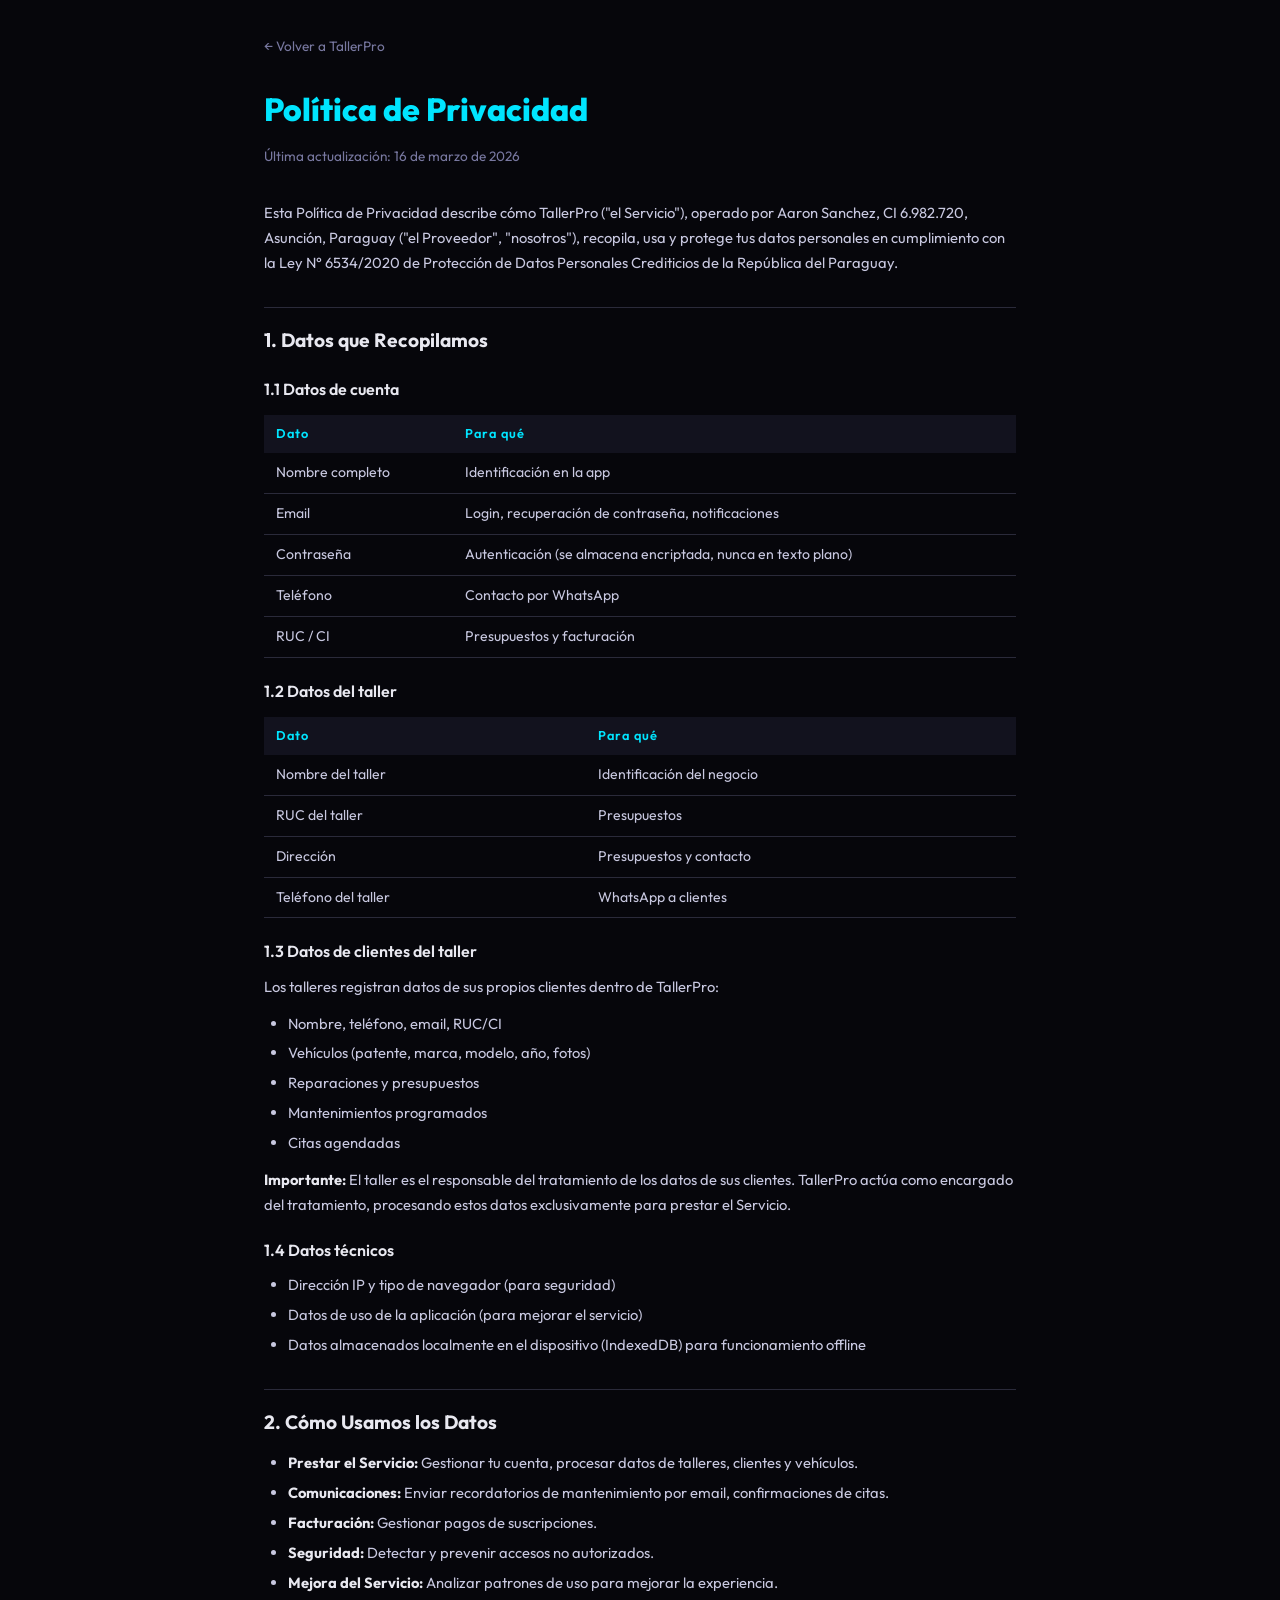
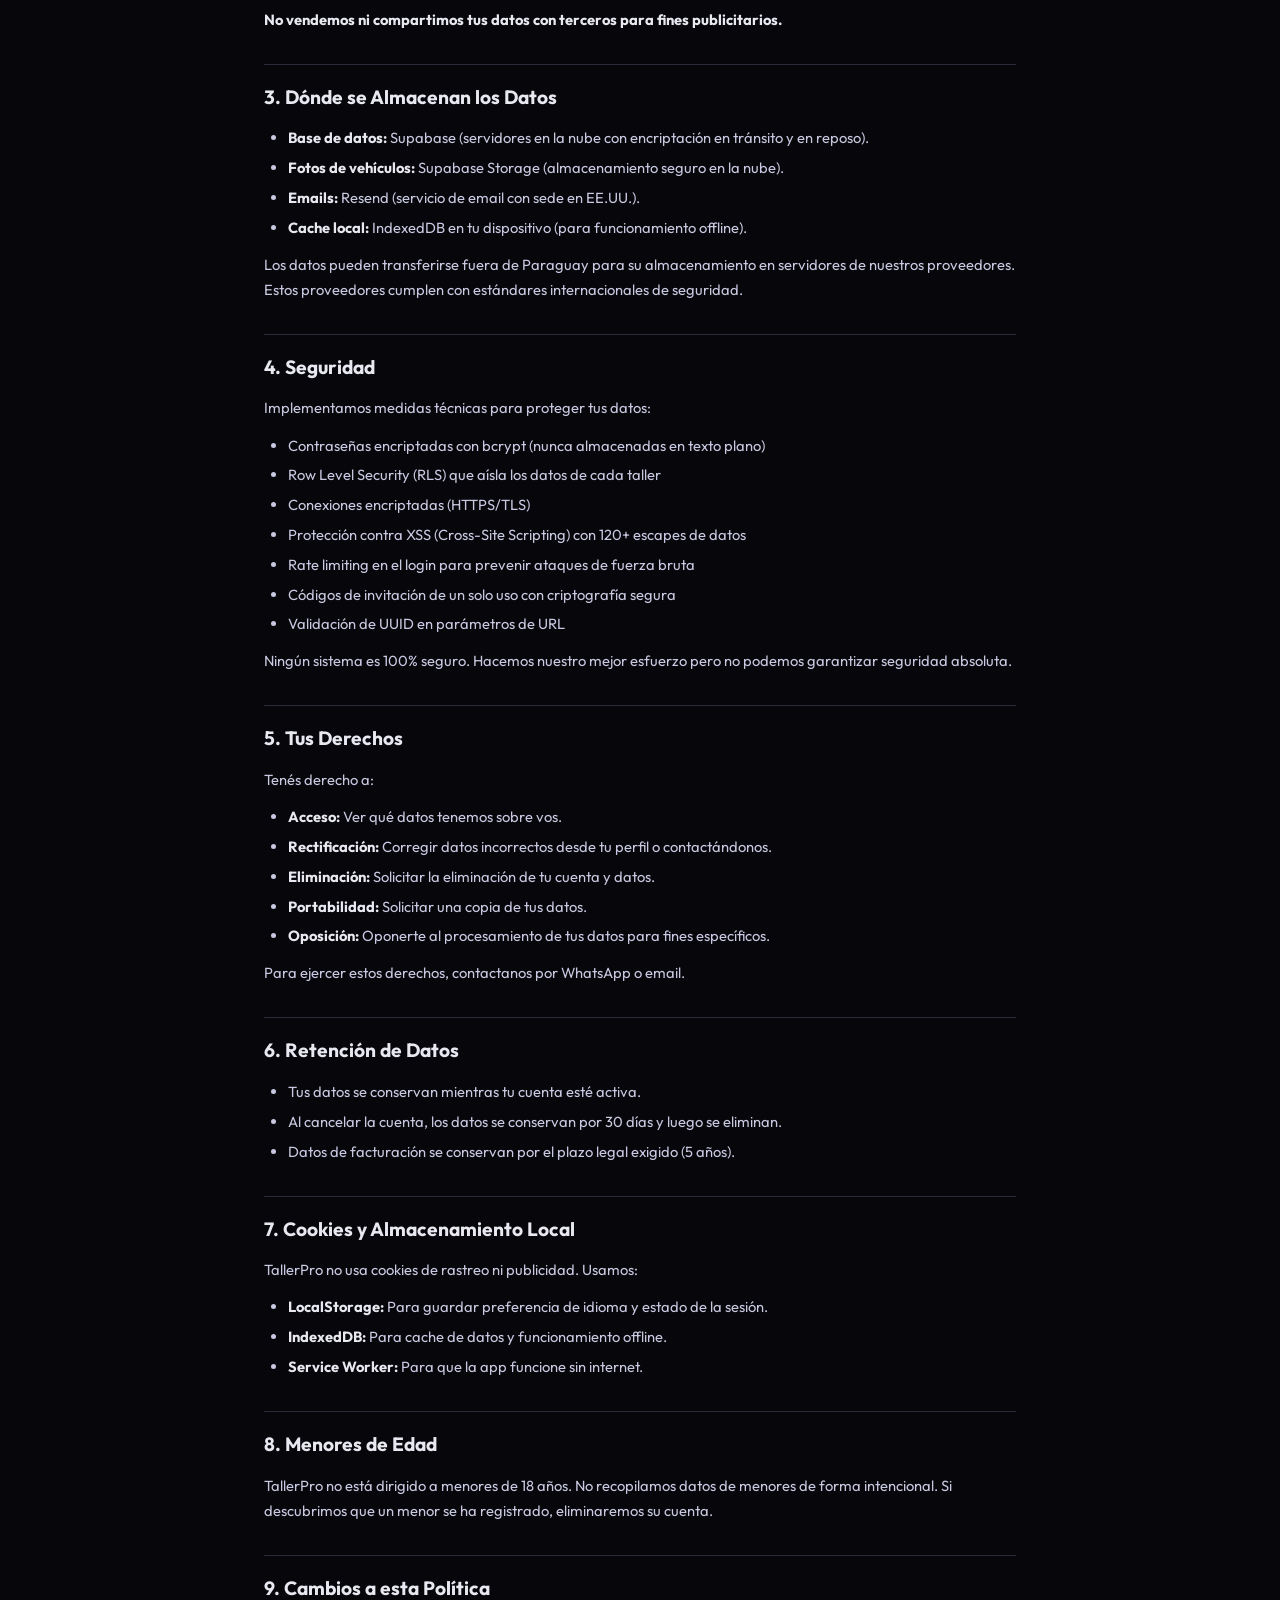
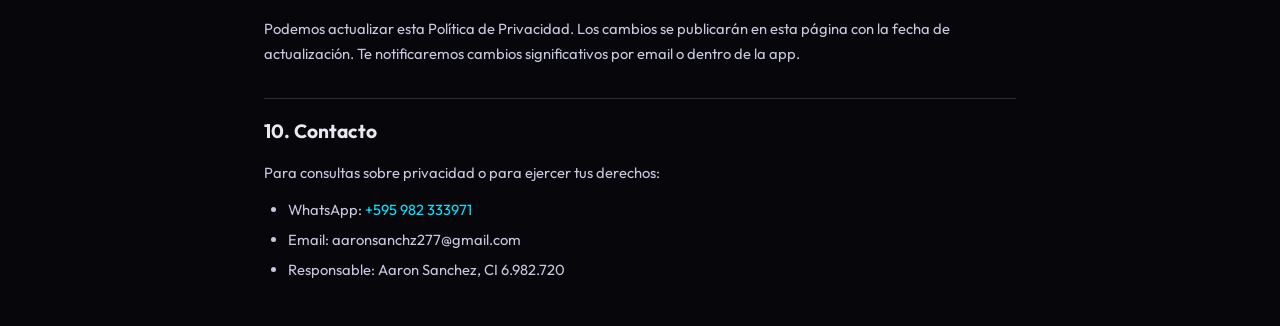
<file: privacidad.html>
<!DOCTYPE html>
<html lang="es">
<head>
<meta charset="UTF-8">
<meta name="viewport" content="width=device-width, initial-scale=1.0">
<meta name="theme-color" content="#0a0a0f">
<title>Política de Privacidad — TallerPro</title>
<link href="https://fonts.googleapis.com/css2?family=Outfit:wght@300;400;500;600;700&display=swap" rel="stylesheet">
<style>
*{margin:0;padding:0;box-sizing:border-box}
body{background:#06060b;color:#c8c8e0;font-family:'Outfit',sans-serif;line-height:1.7;padding:2rem 1.5rem;max-width:800px;margin:0 auto}
a{color:#00e5ff;text-decoration:none}
a:hover{text-decoration:underline}
h1{font-size:2rem;font-weight:800;color:#00e5ff;margin-bottom:.5rem}
h2{font-size:1.2rem;font-weight:700;color:#e8e8f0;margin:2rem 0 .75rem;padding-top:1rem;border-top:1px solid #2a2a3a}
h3{font-size:1rem;font-weight:600;color:#e8e8f0;margin:1.25rem 0 .5rem}
p{margin-bottom:.75rem;font-size:.92rem}
ul{margin:0 0 .75rem 1.5rem;font-size:.92rem}
li{margin-bottom:.3rem}
.sub{font-size:.85rem;color:#7878a0;margin-bottom:2rem}
.back{display:inline-block;margin-bottom:1.5rem;font-size:.85rem;color:#7878a0}
.back:hover{color:#00e5ff}
strong{color:#e8e8f0}
table{width:100%;border-collapse:collapse;margin:.75rem 0;font-size:.88rem}
th{background:#12121e;color:#00e5ff;text-align:left;padding:.5rem .75rem;font-weight:600;font-size:.8rem;letter-spacing:.5px}
td{border-bottom:1px solid #2a2a3a;padding:.5rem .75rem;color:#c8c8e0}
</style>
</head>
<body>

<a href="./index.html" class="back">← Volver a TallerPro</a>

<h1>Política de Privacidad</h1>
<p class="sub">Última actualización: 16 de marzo de 2026</p>

<p>Esta Política de Privacidad describe cómo TallerPro ("el Servicio"), operado por Aaron Sanchez, CI 6.982.720, Asunción, Paraguay ("el Proveedor", "nosotros"), recopila, usa y protege tus datos personales en cumplimiento con la Ley N° 6534/2020 de Protección de Datos Personales Crediticios de la República del Paraguay.</p>

<h2>1. Datos que Recopilamos</h2>

<h3>1.1 Datos de cuenta</h3>
<table>
<tr><th>Dato</th><th>Para qué</th></tr>
<tr><td>Nombre completo</td><td>Identificación en la app</td></tr>
<tr><td>Email</td><td>Login, recuperación de contraseña, notificaciones</td></tr>
<tr><td>Contraseña</td><td>Autenticación (se almacena encriptada, nunca en texto plano)</td></tr>
<tr><td>Teléfono</td><td>Contacto por WhatsApp</td></tr>
<tr><td>RUC / CI</td><td>Presupuestos y facturación</td></tr>
</table>

<h3>1.2 Datos del taller</h3>
<table>
<tr><th>Dato</th><th>Para qué</th></tr>
<tr><td>Nombre del taller</td><td>Identificación del negocio</td></tr>
<tr><td>RUC del taller</td><td>Presupuestos</td></tr>
<tr><td>Dirección</td><td>Presupuestos y contacto</td></tr>
<tr><td>Teléfono del taller</td><td>WhatsApp a clientes</td></tr>
</table>

<h3>1.3 Datos de clientes del taller</h3>
<p>Los talleres registran datos de sus propios clientes dentro de TallerPro:</p>
<ul>
<li>Nombre, teléfono, email, RUC/CI</li>
<li>Vehículos (patente, marca, modelo, año, fotos)</li>
<li>Reparaciones y presupuestos</li>
<li>Mantenimientos programados</li>
<li>Citas agendadas</li>
</ul>
<p><strong>Importante:</strong> El taller es el responsable del tratamiento de los datos de sus clientes. TallerPro actúa como encargado del tratamiento, procesando estos datos exclusivamente para prestar el Servicio.</p>

<h3>1.4 Datos técnicos</h3>
<ul>
<li>Dirección IP y tipo de navegador (para seguridad)</li>
<li>Datos de uso de la aplicación (para mejorar el servicio)</li>
<li>Datos almacenados localmente en el dispositivo (IndexedDB) para funcionamiento offline</li>
</ul>

<h2>2. Cómo Usamos los Datos</h2>
<ul>
<li><strong>Prestar el Servicio:</strong> Gestionar tu cuenta, procesar datos de talleres, clientes y vehículos.</li>
<li><strong>Comunicaciones:</strong> Enviar recordatorios de mantenimiento por email, confirmaciones de citas.</li>
<li><strong>Facturación:</strong> Gestionar pagos de suscripciones.</li>
<li><strong>Seguridad:</strong> Detectar y prevenir accesos no autorizados.</li>
<li><strong>Mejora del Servicio:</strong> Analizar patrones de uso para mejorar la experiencia.</li>
</ul>
<p><strong>No vendemos ni compartimos tus datos con terceros para fines publicitarios.</strong></p>

<h2>3. Dónde se Almacenan los Datos</h2>
<ul>
<li><strong>Base de datos:</strong> Supabase (servidores en la nube con encriptación en tránsito y en reposo).</li>
<li><strong>Fotos de vehículos:</strong> Supabase Storage (almacenamiento seguro en la nube).</li>
<li><strong>Emails:</strong> Resend (servicio de email con sede en EE.UU.).</li>
<li><strong>Cache local:</strong> IndexedDB en tu dispositivo (para funcionamiento offline).</li>
</ul>
<p>Los datos pueden transferirse fuera de Paraguay para su almacenamiento en servidores de nuestros proveedores. Estos proveedores cumplen con estándares internacionales de seguridad.</p>

<h2>4. Seguridad</h2>
<p>Implementamos medidas técnicas para proteger tus datos:</p>
<ul>
<li>Contraseñas encriptadas con bcrypt (nunca almacenadas en texto plano)</li>
<li>Row Level Security (RLS) que aísla los datos de cada taller</li>
<li>Conexiones encriptadas (HTTPS/TLS)</li>
<li>Protección contra XSS (Cross-Site Scripting) con 120+ escapes de datos</li>
<li>Rate limiting en el login para prevenir ataques de fuerza bruta</li>
<li>Códigos de invitación de un solo uso con criptografía segura</li>
<li>Validación de UUID en parámetros de URL</li>
</ul>
<p>Ningún sistema es 100% seguro. Hacemos nuestro mejor esfuerzo pero no podemos garantizar seguridad absoluta.</p>

<h2>5. Tus Derechos</h2>
<p>Tenés derecho a:</p>
<ul>
<li><strong>Acceso:</strong> Ver qué datos tenemos sobre vos.</li>
<li><strong>Rectificación:</strong> Corregir datos incorrectos desde tu perfil o contactándonos.</li>
<li><strong>Eliminación:</strong> Solicitar la eliminación de tu cuenta y datos.</li>
<li><strong>Portabilidad:</strong> Solicitar una copia de tus datos.</li>
<li><strong>Oposición:</strong> Oponerte al procesamiento de tus datos para fines específicos.</li>
</ul>
<p>Para ejercer estos derechos, contactanos por WhatsApp o email.</p>

<h2>6. Retención de Datos</h2>
<ul>
<li>Tus datos se conservan mientras tu cuenta esté activa.</li>
<li>Al cancelar la cuenta, los datos se conservan por 30 días y luego se eliminan.</li>
<li>Datos de facturación se conservan por el plazo legal exigido (5 años).</li>
</ul>

<h2>7. Cookies y Almacenamiento Local</h2>
<p>TallerPro no usa cookies de rastreo ni publicidad. Usamos:</p>
<ul>
<li><strong>LocalStorage:</strong> Para guardar preferencia de idioma y estado de la sesión.</li>
<li><strong>IndexedDB:</strong> Para cache de datos y funcionamiento offline.</li>
<li><strong>Service Worker:</strong> Para que la app funcione sin internet.</li>
</ul>

<h2>8. Menores de Edad</h2>
<p>TallerPro no está dirigido a menores de 18 años. No recopilamos datos de menores de forma intencional. Si descubrimos que un menor se ha registrado, eliminaremos su cuenta.</p>

<h2>9. Cambios a esta Política</h2>
<p>Podemos actualizar esta Política de Privacidad. Los cambios se publicarán en esta página con la fecha de actualización. Te notificaremos cambios significativos por email o dentro de la app.</p>

<h2>10. Contacto</h2>
<p>Para consultas sobre privacidad o para ejercer tus derechos:</p>
<ul>
<li>WhatsApp: <a href="https://wa.me/595982333971">+595 982 333971</a></li>
<li>Email: aaronsanchz277@gmail.com</li>
<li>Responsable: Aaron Sanchez, CI 6.982.720</li>
</ul>

</body>
</html>
</file>
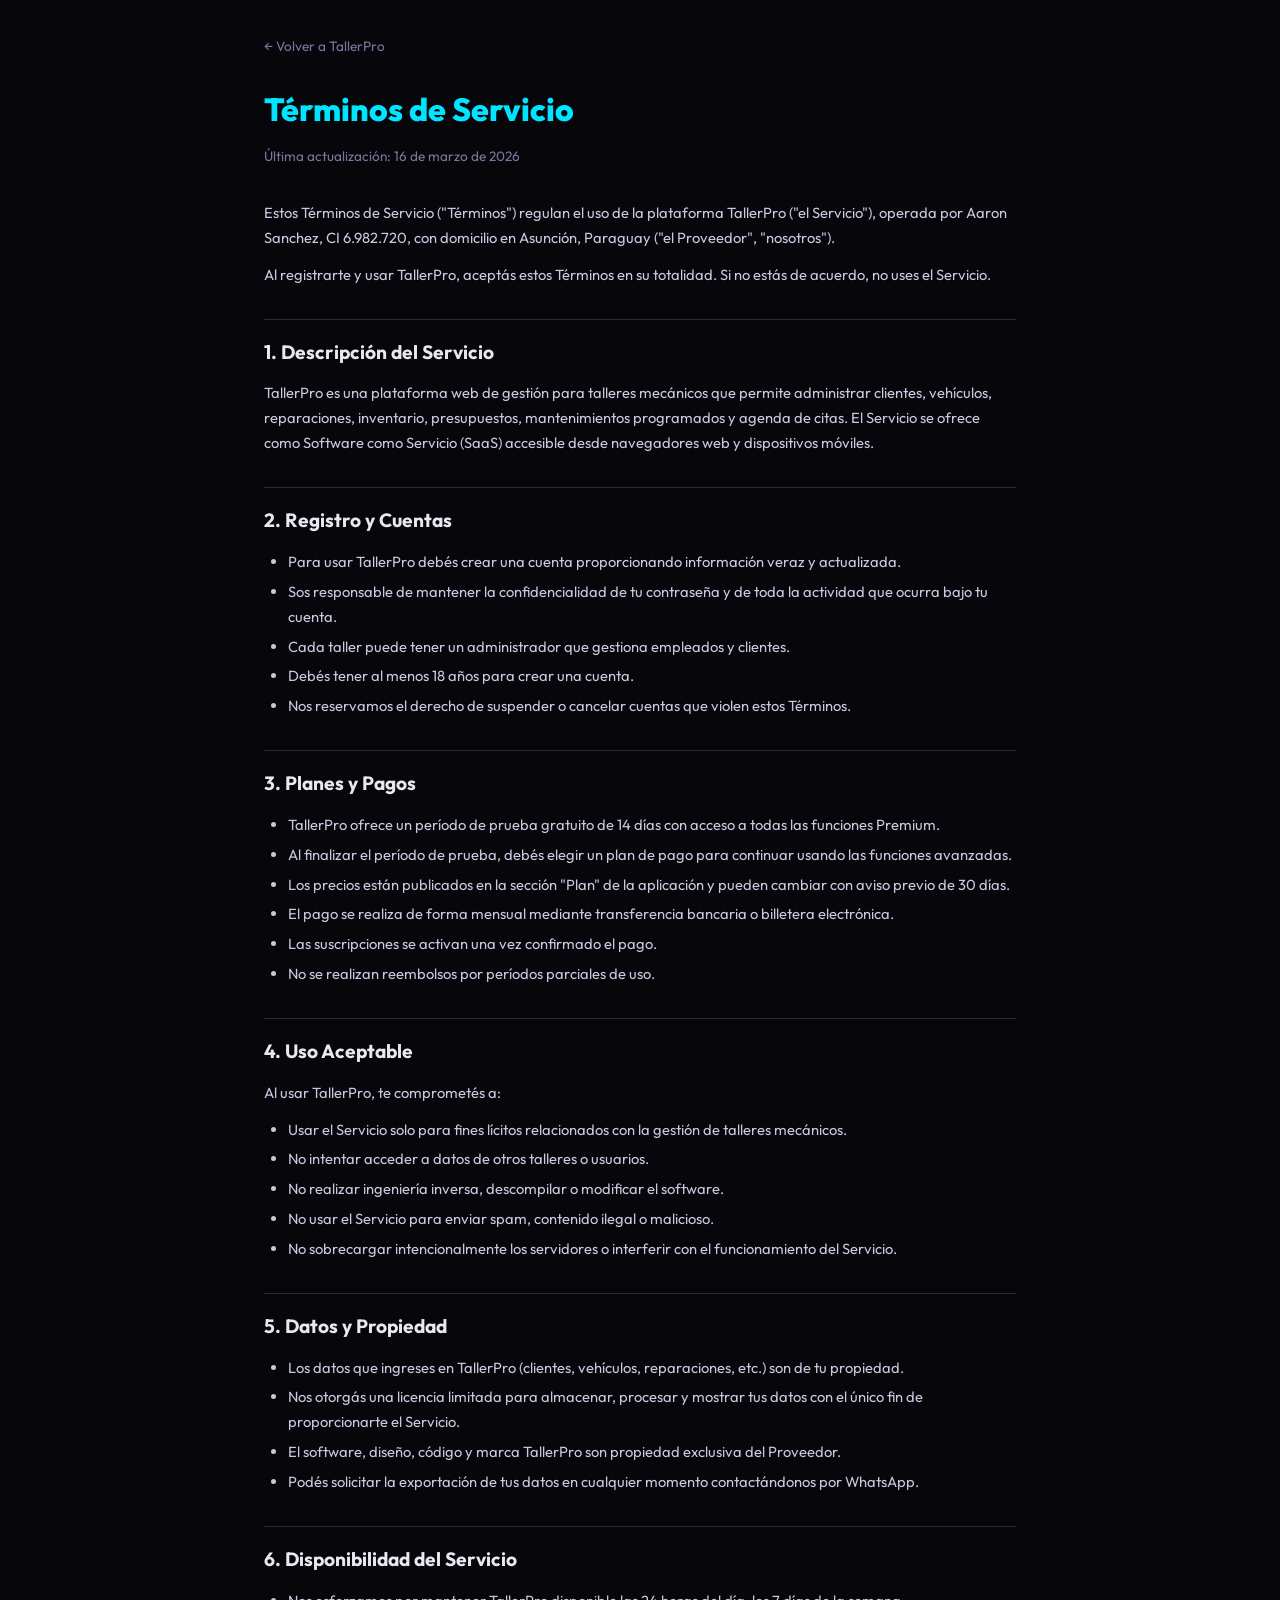
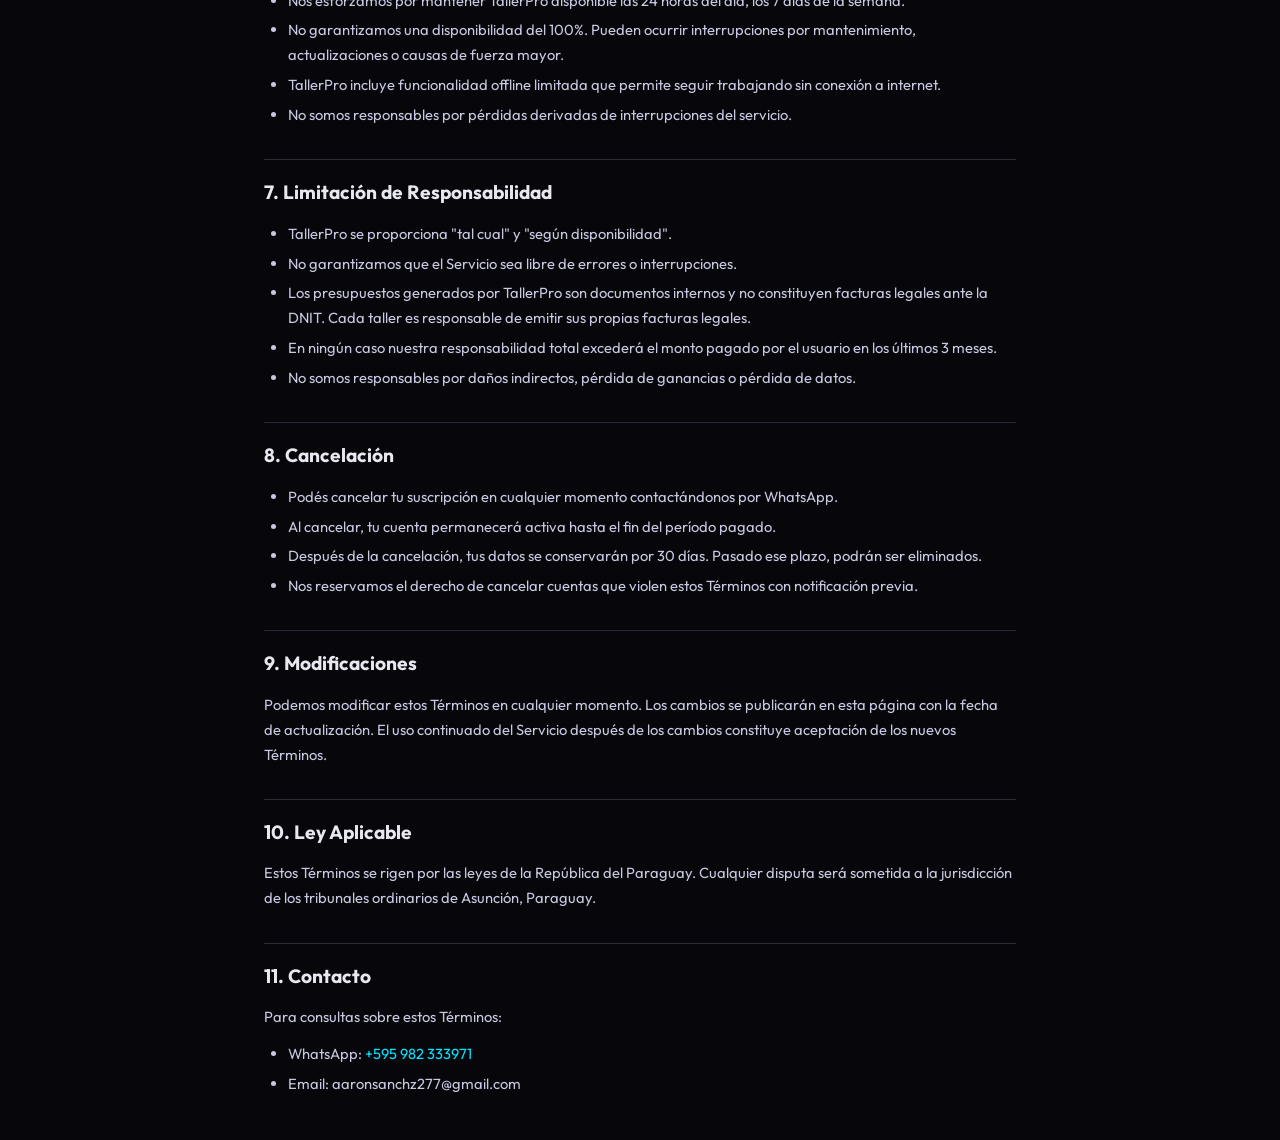
<file: terminos.html>
<!DOCTYPE html>
<html lang="es">
<head>
<meta charset="UTF-8">
<meta name="viewport" content="width=device-width, initial-scale=1.0">
<meta name="theme-color" content="#0a0a0f">
<title>Términos de Servicio — TallerPro</title>
<link href="https://fonts.googleapis.com/css2?family=Outfit:wght@300;400;500;600;700&display=swap" rel="stylesheet">
<style>
*{margin:0;padding:0;box-sizing:border-box}
body{background:#06060b;color:#c8c8e0;font-family:'Outfit',sans-serif;line-height:1.7;padding:2rem 1.5rem;max-width:800px;margin:0 auto}
a{color:#00e5ff;text-decoration:none}
a:hover{text-decoration:underline}
h1{font-size:2rem;font-weight:800;color:#00e5ff;margin-bottom:.5rem}
h2{font-size:1.2rem;font-weight:700;color:#e8e8f0;margin:2rem 0 .75rem;padding-top:1rem;border-top:1px solid #2a2a3a}
h3{font-size:1rem;font-weight:600;color:#e8e8f0;margin:1.25rem 0 .5rem}
p{margin-bottom:.75rem;font-size:.92rem}
ul{margin:0 0 .75rem 1.5rem;font-size:.92rem}
li{margin-bottom:.3rem}
.sub{font-size:.85rem;color:#7878a0;margin-bottom:2rem}
.back{display:inline-block;margin-bottom:1.5rem;font-size:.85rem;color:#7878a0}
.back:hover{color:#00e5ff}
strong{color:#e8e8f0}
</style>
</head>
<body>

<a href="./index.html" class="back">← Volver a TallerPro</a>

<h1>Términos de Servicio</h1>
<p class="sub">Última actualización: 16 de marzo de 2026</p>

<p>Estos Términos de Servicio ("Términos") regulan el uso de la plataforma TallerPro ("el Servicio"), operada por Aaron Sanchez, CI 6.982.720, con domicilio en Asunción, Paraguay ("el Proveedor", "nosotros").</p>

<p>Al registrarte y usar TallerPro, aceptás estos Términos en su totalidad. Si no estás de acuerdo, no uses el Servicio.</p>

<h2>1. Descripción del Servicio</h2>
<p>TallerPro es una plataforma web de gestión para talleres mecánicos que permite administrar clientes, vehículos, reparaciones, inventario, presupuestos, mantenimientos programados y agenda de citas. El Servicio se ofrece como Software como Servicio (SaaS) accesible desde navegadores web y dispositivos móviles.</p>

<h2>2. Registro y Cuentas</h2>
<ul>
<li>Para usar TallerPro debés crear una cuenta proporcionando información veraz y actualizada.</li>
<li>Sos responsable de mantener la confidencialidad de tu contraseña y de toda la actividad que ocurra bajo tu cuenta.</li>
<li>Cada taller puede tener un administrador que gestiona empleados y clientes.</li>
<li>Debés tener al menos 18 años para crear una cuenta.</li>
<li>Nos reservamos el derecho de suspender o cancelar cuentas que violen estos Términos.</li>
</ul>

<h2>3. Planes y Pagos</h2>
<ul>
<li>TallerPro ofrece un período de prueba gratuito de 14 días con acceso a todas las funciones Premium.</li>
<li>Al finalizar el período de prueba, debés elegir un plan de pago para continuar usando las funciones avanzadas.</li>
<li>Los precios están publicados en la sección "Plan" de la aplicación y pueden cambiar con aviso previo de 30 días.</li>
<li>El pago se realiza de forma mensual mediante transferencia bancaria o billetera electrónica.</li>
<li>Las suscripciones se activan una vez confirmado el pago.</li>
<li>No se realizan reembolsos por períodos parciales de uso.</li>
</ul>

<h2>4. Uso Aceptable</h2>
<p>Al usar TallerPro, te comprometés a:</p>
<ul>
<li>Usar el Servicio solo para fines lícitos relacionados con la gestión de talleres mecánicos.</li>
<li>No intentar acceder a datos de otros talleres o usuarios.</li>
<li>No realizar ingeniería inversa, descompilar o modificar el software.</li>
<li>No usar el Servicio para enviar spam, contenido ilegal o malicioso.</li>
<li>No sobrecargar intencionalmente los servidores o interferir con el funcionamiento del Servicio.</li>
</ul>

<h2>5. Datos y Propiedad</h2>
<ul>
<li>Los datos que ingreses en TallerPro (clientes, vehículos, reparaciones, etc.) son de tu propiedad.</li>
<li>Nos otorgás una licencia limitada para almacenar, procesar y mostrar tus datos con el único fin de proporcionarte el Servicio.</li>
<li>El software, diseño, código y marca TallerPro son propiedad exclusiva del Proveedor.</li>
<li>Podés solicitar la exportación de tus datos en cualquier momento contactándonos por WhatsApp.</li>
</ul>

<h2>6. Disponibilidad del Servicio</h2>
<ul>
<li>Nos esforzamos por mantener TallerPro disponible las 24 horas del día, los 7 días de la semana.</li>
<li>No garantizamos una disponibilidad del 100%. Pueden ocurrir interrupciones por mantenimiento, actualizaciones o causas de fuerza mayor.</li>
<li>TallerPro incluye funcionalidad offline limitada que permite seguir trabajando sin conexión a internet.</li>
<li>No somos responsables por pérdidas derivadas de interrupciones del servicio.</li>
</ul>

<h2>7. Limitación de Responsabilidad</h2>
<ul>
<li>TallerPro se proporciona "tal cual" y "según disponibilidad".</li>
<li>No garantizamos que el Servicio sea libre de errores o interrupciones.</li>
<li>Los presupuestos generados por TallerPro son documentos internos y no constituyen facturas legales ante la DNIT. Cada taller es responsable de emitir sus propias facturas legales.</li>
<li>En ningún caso nuestra responsabilidad total excederá el monto pagado por el usuario en los últimos 3 meses.</li>
<li>No somos responsables por daños indirectos, pérdida de ganancias o pérdida de datos.</li>
</ul>

<h2>8. Cancelación</h2>
<ul>
<li>Podés cancelar tu suscripción en cualquier momento contactándonos por WhatsApp.</li>
<li>Al cancelar, tu cuenta permanecerá activa hasta el fin del período pagado.</li>
<li>Después de la cancelación, tus datos se conservarán por 30 días. Pasado ese plazo, podrán ser eliminados.</li>
<li>Nos reservamos el derecho de cancelar cuentas que violen estos Términos con notificación previa.</li>
</ul>

<h2>9. Modificaciones</h2>
<p>Podemos modificar estos Términos en cualquier momento. Los cambios se publicarán en esta página con la fecha de actualización. El uso continuado del Servicio después de los cambios constituye aceptación de los nuevos Términos.</p>

<h2>10. Ley Aplicable</h2>
<p>Estos Términos se rigen por las leyes de la República del Paraguay. Cualquier disputa será sometida a la jurisdicción de los tribunales ordinarios de Asunción, Paraguay.</p>

<h2>11. Contacto</h2>
<p>Para consultas sobre estos Términos:</p>
<ul>
<li>WhatsApp: <a href="https://wa.me/595982333971">+595 982 333971</a></li>
<li>Email: aaronsanchz277@gmail.com</li>
</ul>

</body>
</html>
</file>
